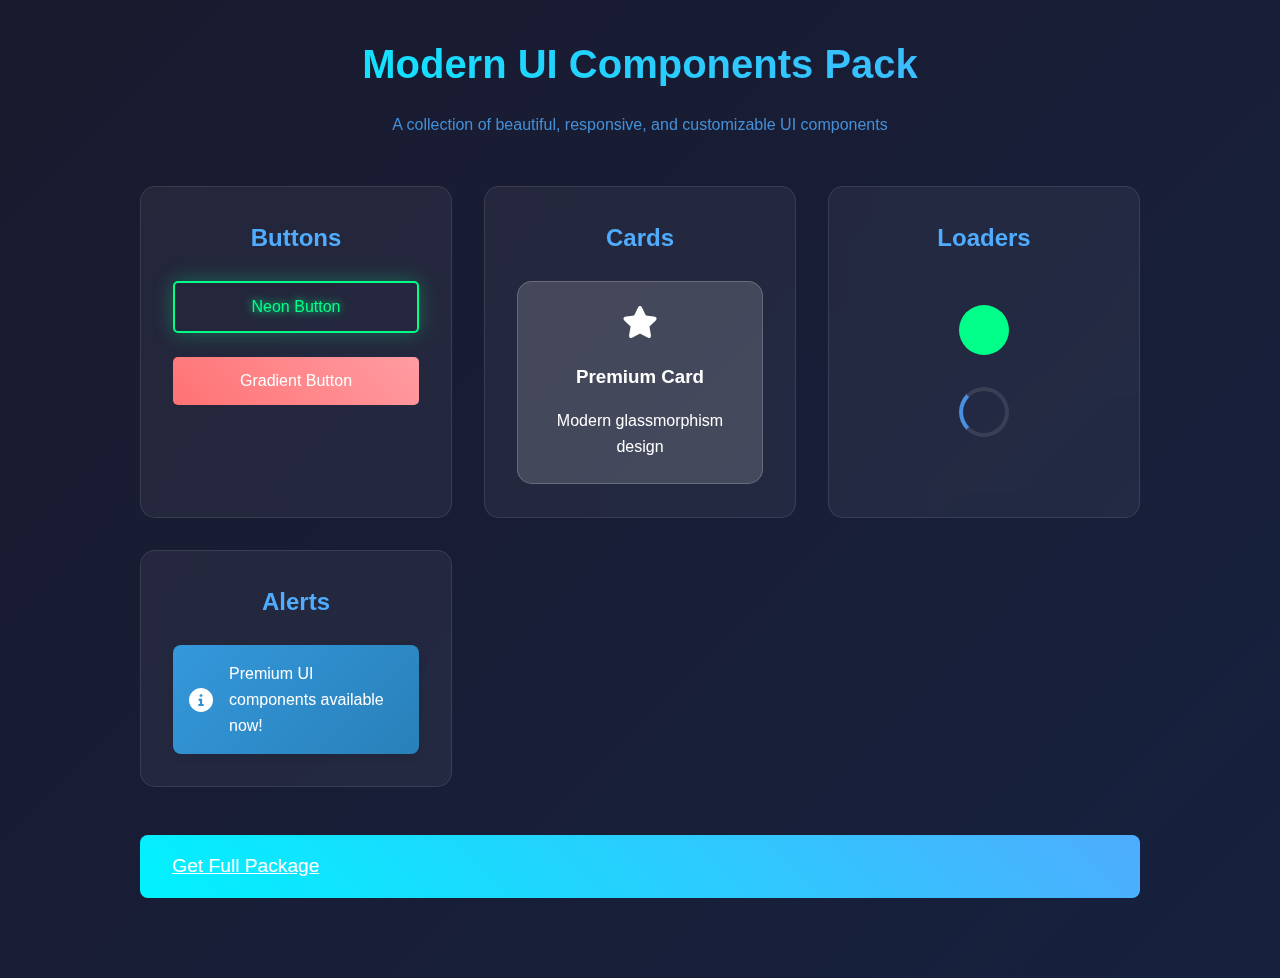
<file: example/index.html>
<!DOCTYPE html>
<html lang="en">
  <head>
    <meta charset="UTF-8" />
    <meta name="viewport" content="width=device-width, initial-scale=1.0" />
    <title>Modern UI Components - Preview</title>
    <link
      rel="stylesheet"
      href="https://cdnjs.cloudflare.com/ajax/libs/font-awesome/6.0.0/css/all.min.css"
    />
    <style>
      * {
        margin: 0;
        padding: 0;
        box-sizing: border-box;
      }
      body {
        margin: 0;
        padding: 2rem;
        min-height: 100vh;
        background: linear-gradient(135deg, #1a1a2e, #16213e);
        font-family: "Segoe UI", Tahoma, Geneva, Verdana, sans-serif;
        color: white;
        line-height: 1.6;
      }

      .container {
        max-width: 1000px;
        margin: 0 auto;
      }

      .header {
        text-align: center;
        margin-bottom: 3rem;
      }

      .title {
        font-size: 2.5rem;
        background: linear-gradient(45deg, #00f2fe, #4facfe);
        background-clip: text;
        -webkit-background-clip: text;
        -webkit-text-fill-color: transparent;
        margin-bottom: 1rem;
      }

      .subtitle {
        color: #4facfe;
        opacity: 0.8;
      }

      .preview-grid {
        display: grid;
        grid-template-columns: repeat(auto-fit, minmax(300px, 1fr));
        gap: 2rem;
      }

      .preview-section {
        background: rgba(255, 255, 255, 0.05);
        border-radius: 15px;
        padding: 2rem;
        backdrop-filter: blur(10px);
        border: 1px solid rgba(255, 255, 255, 0.1);
      }

      .section-title {
        color: #4facfe;
        font-size: 1.5rem;
        margin-bottom: 1.5rem;
        text-align: center;
      }

      .button-grid {
        display: grid;
        grid-template-columns: 1fr;
        gap: 1rem;
      }

      .card-preview {
        display: flex;
        justify-content: center;
      }

      .loader-grid {
        display: grid;
        grid-template-columns: repeat(2, 1fr);
        gap: 2rem;
        place-items: center;
      }

      .buy-button {
        display: block;
        margin: 3rem auto;
        padding: 1rem 2rem;
        font-size: 1.2rem;
        background: linear-gradient(45deg, #00f2fe, #4facfe);
        border: none;
        border-radius: 8px;
        color: white;
        cursor: pointer;
        transition: transform 0.3s ease;
      }

      .buy-button:hover {
        transform: translateY(-2px);
      }
      .theme-default {
        background-color: var(--bg-default);
        color: var(--text-default);
      }
      .button-grid {
        display: grid;
        grid-template-columns: repeat(auto-fit, minmax(200px, 1fr));
        gap: 1.5rem;
        max-width: 1200px;
        margin: 0 auto;
      }

      .btn {
        padding: 15px 30px;
        font-size: 16px;
        cursor: pointer;
        border: none;
        border-radius: 5px;
        transition: all 0.3s ease;
        position: relative;
        overflow: hidden;
      }
      .neon-btn {
        background: transparent;
        color: #00ff88;
        border: 2px solid #00ff88;
        text-shadow: 0 0 8px #00ff88;
        box-shadow: 0 0 20px rgba(0, 255, 136, 0.3);
      }

      .neon-btn:hover {
        background: #00ff88;
        color: #000;
        box-shadow: 0 0 40px rgba(0, 255, 136, 0.6);
      }
      .gradient-btn {
        background: linear-gradient(45deg, #ff6b6b, #ffc0cb);
        color: white;
        background-size: 200% 200%;
      }

      .gradient-btn:hover {
        background-position: right center;
        animation: gradientSlide 1s ease infinite;
      }
      .card {
        position: relative;
        border-radius: 15px;
        overflow: hidden;
        min-height: 200px;
      }

      .card-content {
        padding: 1.5rem;
        display: flex;
        flex-direction: column;
        align-items: center;
        text-align: center;
        gap: 1rem;
      }

      .card i {
        font-size: 2rem;
        margin-bottom: 0.5rem;
      }

      .glass-card {
        background: rgba(255, 255, 255, 0.1);
        backdrop-filter: blur(10px);
        border: 1px solid rgba(255, 255, 255, 0.2);
        transition: transform 0.3s ease;
      }

      .glass-card:hover {
        transform: translateY(-5px);
        background: rgba(255, 255, 255, 0.15);
      }

      .glass-card .card-content {
        color: white;
      }
      .loader-grid {
        display: grid;
        grid-template-columns: repeat(auto-fit, minmax(200px, 1fr));
        gap: 2rem;
        max-width: 1200px;
        margin: 2rem auto;
        padding: 1rem;
      }

      .loader-container {
        display: flex;
        flex-direction: column;
        align-items: center;
        justify-content: space-between;
        gap: 1.5rem;
        padding: 1.5rem;
        background: rgba(255, 255, 255, 0.05);
      }

      .loader-container p {
        color: #fff;
        font-size: 0.9rem;
      }

      .loader {
        width: 50px;
        height: 50px;
        position: relative;
      }
      .pulse-loader {
        background: #00ff88;
        border-radius: 50%;
        animation: pulse-animation 1.2s ease-in-out infinite;
      }

      @keyframes pulse-animation {
        0% {
          transform: scale(0.5);
          opacity: 0.3;
        }

        50% {
          transform: scale(1);
          opacity: 0.8;
        }

        100% {
          transform: scale(0.5);
          opacity: 0.3;
        }
      }
      .spinner-loader {
        border: 4px solid rgba(255, 255, 255, 0.1);
        border-left-color: #4a90e2;
        border-radius: 50%;
        animation: spinner 1s linear infinite;
      }

      @keyframes spinner {
        0% {
          transform: rotate(0deg);
        }

        100% {
          transform: rotate(360deg);
        }
      }
      .alert {
        display: flex;
        align-items: center;
        justify-content: space-between;
        padding: 1rem;
        border-radius: 8px;
        background: white;
        box-shadow: 0 2px 10px rgba(0, 0, 0, 0.1);
        opacity: 0;
        transform: translateY(-20px);
        transition: all 0.3s ease;
      }

      .alert.show {
        opacity: 1;
        transform: translateY(0);
      }

      .alert-content {
        display: flex;
        align-items: center;
        gap: 1rem;
      }

      .alert i {
        font-size: 1.5rem;
      }
      .gradient-alert {
        background: linear-gradient(135deg, #3498db, #2980b9);
        color: white;
        position: relative;
        overflow: hidden;
      }

      .gradient-alert .progress-bar {
        position: absolute;
        bottom: 0;
        left: 0;
        height: 3px;
        background: rgba(255, 255, 255, 0.7);
        animation: progress 5s linear forwards;
      }

      @keyframes progress {
        from {
          width: 100%;
        }
        to {
          width: 0%;
        }
      }
      .modern-alert .alert-text {
        font-size: 0.9rem;
        color: #666;
      }
    </style>
  </head>

  <body class="theme-default">
    <div class="container">
      <header class="header">
        <h1 class="title">Modern UI Components Pack</h1>
        <p class="subtitle">
          A collection of beautiful, responsive, and customizable UI components
        </p>
      </header>

      <div class="preview-grid">
        <!-- Buttons Preview -->
        <div class="preview-section">
          <h2 class="section-title">Buttons</h2>
          <div class="button-grid">
            <button class="btn neon-btn">Neon Button</button>
            <button class="btn gradient-btn">Gradient Button</button>
          </div>
        </div>

        <!-- Card Preview -->
        <div class="preview-section">
          <h2 class="section-title">Cards</h2>
          <div class="card-preview">
            <div class="card glass-card">
              <div class="card-content">
                <i class="fas fa-star"></i>
                <h3>Premium Card</h3>
                <p>Modern glassmorphism design</p>
              </div>
            </div>
          </div>
        </div>

        <!-- Loaders Preview -->
        <div class="preview-section">
          <h2 class="section-title">Loaders</h2>
          <div class="loader-grid">
            <div class="loader pulse-loader"></div>
            <div class="loader spinner-loader"></div>
          </div>
        </div>

        <!-- Alert Preview -->
        <div class="preview-section">
          <h2 class="section-title">Alerts</h2>
          <div class="alert gradient-alert show">
            <div class="alert-content">
              <i class="fas fa-info-circle"></i>
              <span class="alert-text"
                >Premium UI components available now!</span
              >
            </div>
          </div>
        </div>
      </div>

      <a href="https://codecanyon.net" class="buy-button">Get Full Package</a>
    </div>
  </body>
</html>
</file>
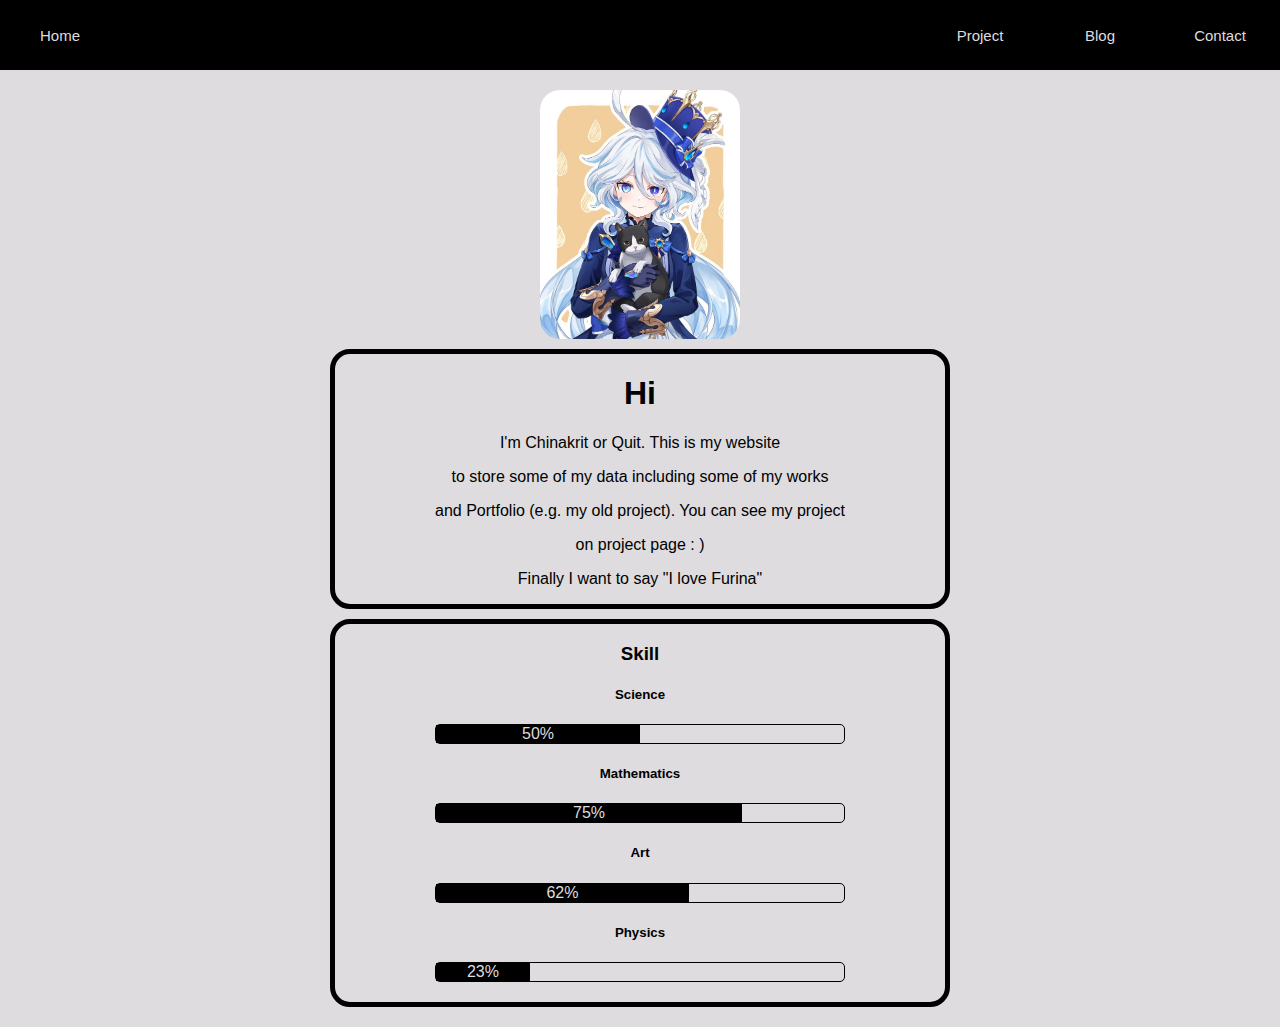
<file: oldsite/index.html>
<html>
    <head>
        <title>My place</title>
        <link rel="stylesheet" href="./style.css">
    </head>
    <body>
        <div class="ontop-container">
            <div class="ontop-container-button"><a href="../index.html"><button>Home</button></a></div>
            <div class="ontop-container-rightmenu">
                <div class="ontop-container-button"><a href="./project.html"><button>Project</button></a></div>
                <div class="ontop-container-button"><a href="./blog.html"><button>Blog</button></a></div>
                <div class="ontop-container-button"><a href="./contact.html"><button>Contact</button></a></div>
            </div>
        </div>

        <div class="first-container">
            <div class="profile-container">
                <div class="profile-container-profile">
                    <img src="./img/Furina.jpg" alt="Profile">
                </div>
            </div>
            <div class="intro-container">
                <div class="intro-container-text">
                    <h1>Hi</h1>
                    <p>I'm Chinakrit or Quit. This is my website </p>
                    <p>to store some of my data including some of my works</p>
                    <p>and Portfolio (e.g. my old project). You can see my project</p>
                    <p>on project page : )</p>
                    <p>Finally I want to say "I love Furina"</p>
                </div>
            </div>
            <div class="skill-container">
                <h3 class="text">Skill</h3>
                <h5 class="text">Science</h5>
                <div class="initial"><div class="skill-container-science">50%</div></div>
                <h5>Mathematics</h5>
                <div class="initial"><div class="skill-container-mathematics">75%</div></div>
                <h5>Art</h5>
                <div class="initial"><div class="skill-container-art">62%</div></div>
                <h5>Physics</h5>
                <div class="initial"><div class="skill-container-physics">23%</div></div>
            </div>
        </div>
    </body>
</html>
</file>
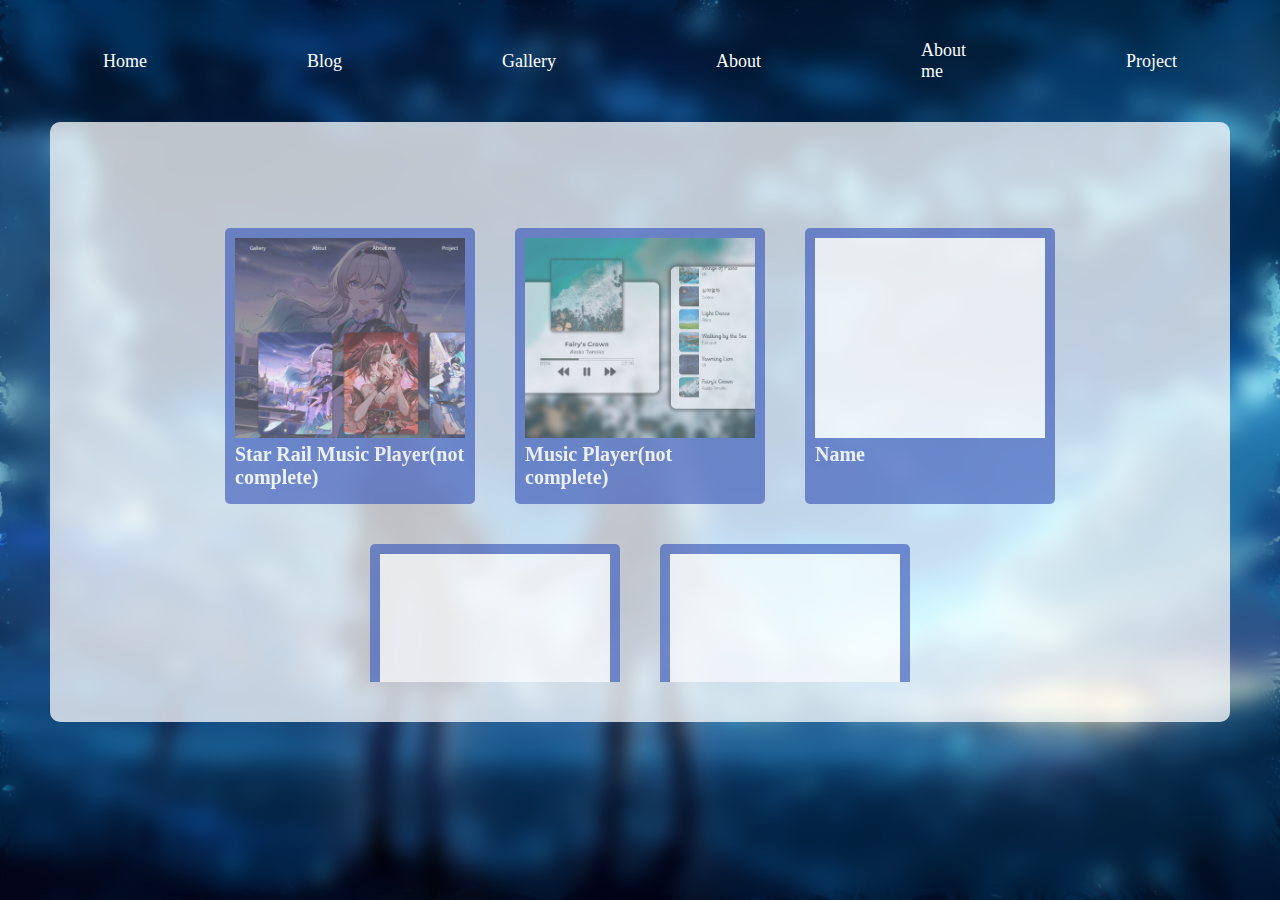
<file: project.html>
<!DOCTYPE html>
<html lang="en">
<head>
    <meta charset="UTF-8">
    <meta name="viewport" content="width=device-width, initial-scale=1.0">
    <title>Project</title>
    <link rel="stylesheet" href="https://cdnjs.cloudflare.com/ajax/libs/font-awesome/6.4.0/css/all.min.css">
    <link href="https://fonts.cdnfonts.com/css/pf-din-text-universal" rel="stylesheet">
    <link rel="icon" type="image/x-icon" href="favicon.ico">
    <script src="./js/script.js"></script>
    <link rel="stylesheet" href="styles/project.css">
</head>
<body>
    <div class="container">
        <div class="nav-container">
            <ul class="menu">
                <li><a href="./index.html"><p>Home</p></a></li>
                <li><a href="./blog.html"><p>Blog</p></a></li>
                <li><a href="./galery.html"><p>Gallery</p></a></li>
                <li><a href="./about.html"><p>About</p></a></li>
                <li><a href="./about-me.html"><p>About me</p></a></li>
                <li><a href="./project.html"><p>Project</p></a></li>
            </ul>
        </div>
        <div class="project-container">
            <div class="tools"></div>
            <div class="projects">
                <div class="project" onclick="goToPage('index.html')">
                    <div class="cover-image" id="pj1"></div>
                    <div class="info">
                        <div class="project-name"><h4>Star Rail Music Player(not complete)</h4></div>
                        <div class="project-description" style="display: none;"><p>Lorem ipsum dolor sit amet consectetur adipisicing elit. Nemo eveniet odit, officiis saepe ea omnis rerum id fugiat eius maxime est quasi molestias blanditiis quo et culpa ipsa ab explicabo ex dolor at quidem cumque animi! Similique aliquam asperiores itaque hic soluta facere delectus reiciendis officiis nulla, numquam repudiandae exercitationem.</p></div>
                    </div>
                </div>
                <div class="project" onclick="goToPage('projects/musicplayer/index.html')">
                    <div class="cover-image" id="pj2"></div>
                    <div class="info">
                        <div class="project-name"><h4>Music Player(not complete)</h4></div>
                        <div class="project-description" style="display: none;"><p>Lorem ipsum dolor sit amet consectetur adipisicing elit. Nemo eveniet odit, officiis saepe ea omnis rerum id fugiat eius maxime est quasi molestias blanditiis quo et culpa ipsa ab explicabo ex dolor at quidem cumque animi! Similique aliquam asperiores itaque hic soluta facere delectus reiciendis officiis nulla, numquam repudiandae exercitationem.</p></div>
                    </div>
                </div>
                <div class="project">
                    <div class="cover-image" id="pj"></div>
                    <div class="info">
                        <div class="project-name"><h4>Name</h4></div>
                        <div class="project-description" style="display: none;"><p>Lorem ipsum dolor sit amet consectetur adipisicing elit. Nemo eveniet odit, officiis saepe ea omnis rerum id fugiat eius maxime est quasi molestias blanditiis quo et culpa ipsa ab explicabo ex dolor at quidem cumque animi! Similique aliquam asperiores itaque hic soluta facere delectus reiciendis officiis nulla, numquam repudiandae exercitationem.</p></div>
                    </div>
                </div>
                <div class="project">
                    <div class="cover-image" id="pj"></div>
                    <div class="info">
                        <div class="project-name"><h4>Name</h4></div>
                        <div class="project-description" style="display: none;"><p>Lorem ipsum dolor sit amet consectetur adipisicing elit. Nemo eveniet odit, officiis saepe ea omnis rerum id fugiat eius maxime est quasi molestias blanditiis quo et culpa ipsa ab explicabo ex dolor at quidem cumque animi! Similique aliquam asperiores itaque hic soluta facere delectus reiciendis officiis nulla, numquam repudiandae exercitationem.</p></div>
                    </div>
                </div>
                <div class="project">
                    <div class="cover-image" id="pj"></div>
                    <div class="info">
                        <div class="project-name"><h4>Name</h4></div>
                        <div class="project-description" style="display: none;"><p>Lorem ipsum dolor sit amet consectetur adipisicing elit. Nemo eveniet odit, officiis saepe ea omnis rerum id fugiat eius maxime est quasi molestias blanditiis quo et culpa ipsa ab explicabo ex dolor at quidem cumque animi! Similique aliquam asperiores itaque hic soluta facere delectus reiciendis officiis nulla, numquam repudiandae exercitationem.</p></div>
                    </div>
                </div>
            </div>
        </div>
        <script>
            function goToPage(url) {
                window.location.href = url;
            }
        </script>
</body>
</html>
</file>
<file: oldsite/style.css>
body{
    font-family:'Gill Sans', 'Gill Sans MT', Calibri, 'Trebuchet MS', sans-serif;
    margin: 0;
    padding: 0;
    text-align: center;
    background-color: #dedcde;
}

.first-container{
    margin-left: 25%;
    margin-right: 25%;
    margin-top: 20px;
    margin-bottom: 20px;
}

.ontop-container {
    background-color: #000000;
    height: 70;
}

.ontop-container .ontop-container-rightmenu{
    float: inline-end;
}

.ontop-container-button{
    float: inline-start;
}

.ontop-container-button button{
    height: 100%;
    margin-left: 10px;
    margin-right: 10px;
    width: 100px;
    border-radius: 0;
    font-size: 15px;
    font-family:'Lucida Sans', 'Lucida Sans Regular', 'Lucida Grande', 'Lucida Sans Unicode', Geneva, Verdana, sans-serif;
    color: #dedcde;
    background-color: #000000;
    border: 0 #000000;
}

.ontop-container-button button:hover{
    color: #000000;
    background-color: #dedcde;
    cursor: pointer;
}

.profile-container .profile-container-profile img{
    width: 200px;
    height: auto;
    border-radius: 20px;
}

.intro-container{
    background-color: #dedcde;
    border-radius: 20px;
    border: 5px #000000 solid;
    margin: 10px;
}

.skill-container {
    background-color: #dedcde;
    border-radius: 20px;
    border: 5px #000000 solid; 
    margin: 10px;
    padding-left: 100px;
    padding-right: 100px;
    padding-bottom: 20px;
}

.skill-container {
    .skill-container-science{
        background-color: #000000;
        color: #dedcde;
        width: 50%;
        
    }
    .skill-container-mathematics{
        background-color: #000000;
        color: #dedcde;
        width: 75%;
    }
    .skill-container-art{
        background-color: #000000;
        color: #dedcde;
        width: 62%;
    }
    .skill-container-physics{
        background-color: #000000;
        color: #dedcde;
        width: 23%;
    }
    .initial{
        border: 1px solid #000000;
        border-radius: 5px;
    }
}

.second-container{
    background-color: #dedcde;
    border-radius: 20px;
    border: 5px #000000 solid;
    margin: 10px;
}

.second-container table{
    border: #000000 3px solid;
    td {
        border: #000000 3px solid;
    }
}
</file>
<file: styles/project.css>
* {
    padding: 0;
    margin: 0;
    box-sizing: border-box;
}

.container {
    background: url('../img/image.png') center no-repeat;
    background-size: cover;
    width: 100%;
    height: 100%;
    position: absolute;
    top: 0;bottom: 0;left: 0;right: 0;
    z-index: -4;
}
.container::before {
    content: "";
    position: absolute;
    top: 0;bottom: 0;left: 0;right: 0;
    background: inherit;
    filter: blur(10px);
    z-index: -3;
}

.nav-container ul {
    display: flex;
    align-items: center;
    justify-content: center;
    padding: 40px;
}

.nav-container li {
    list-style: none;
    margin: 0 80px;
}

.nav-container a {
    text-decoration: none;
}
.nav-container p {
    color: white;
    font-size: 18px;
    transition: 0.5s;
    cursor: pointer;
    user-select: none;
}
.nav-container p:hover {
    text-shadow: 0 0 10px white;
}
/*/*//*/*//*/*//*/*/

.project-container {
    height: 600px;
    margin: 0 50px;
    position: absolute;
    z-index: -2;
    display: flex;
    flex-direction: column;
    padding: 40px;
    
    
}

.project-container::before {
    border-radius: 10px;
    position: absolute;
    background-color: #fff;
    content: "";
    z-index: -1;
    opacity: 0.75;
    top: 0;bottom: 0;left: 0;right: 0;
}

.tools {
    width: 60%;
    height: 50px;
}
.projects {
    width: 100%;
    height: 100%;
    display: flex;
    flex-wrap: wrap;
    overflow: scroll;
    scrollbar-width: none; /* Firefox */
    -ms-overflow-style: none;  /* Internet Explorer 10+ */
    padding: 0 60px;
    justify-content: center;
}

.projects::-webkit-scrollbar {
    display: none; /* Safari and Chrome */
}
.project {
    width: 250px;
    height: auto;
    background-color:#3C5BBB;
    margin: 20px;
    padding: 10px;
    border-radius: 5px;
    opacity: 0.65;
    transition: 0.5s;
}
.cover-image {
    width: 100%;
    height: 200px;
}
.info {
    color: #fff;
    margin: 5px 0;
}

.project-name h4 {
    font-size: 20px;
}
.project:hover {
    opacity: 1;
}
#pj1 {
    background-image: url("../projects/project-img/p1.png");
    background-position: center;
    background-repeat: no-repeat;
    background-size: cover;
}
#pj2 {
    background-image: url("../projects/project-img/p2.png");
    background-position: center;
    background-repeat: no-repeat;
    background-size: cover;
}
#pj {
    background-color: #fff;
    
}
#pj {
    background-color: #fff;
}
</file>
